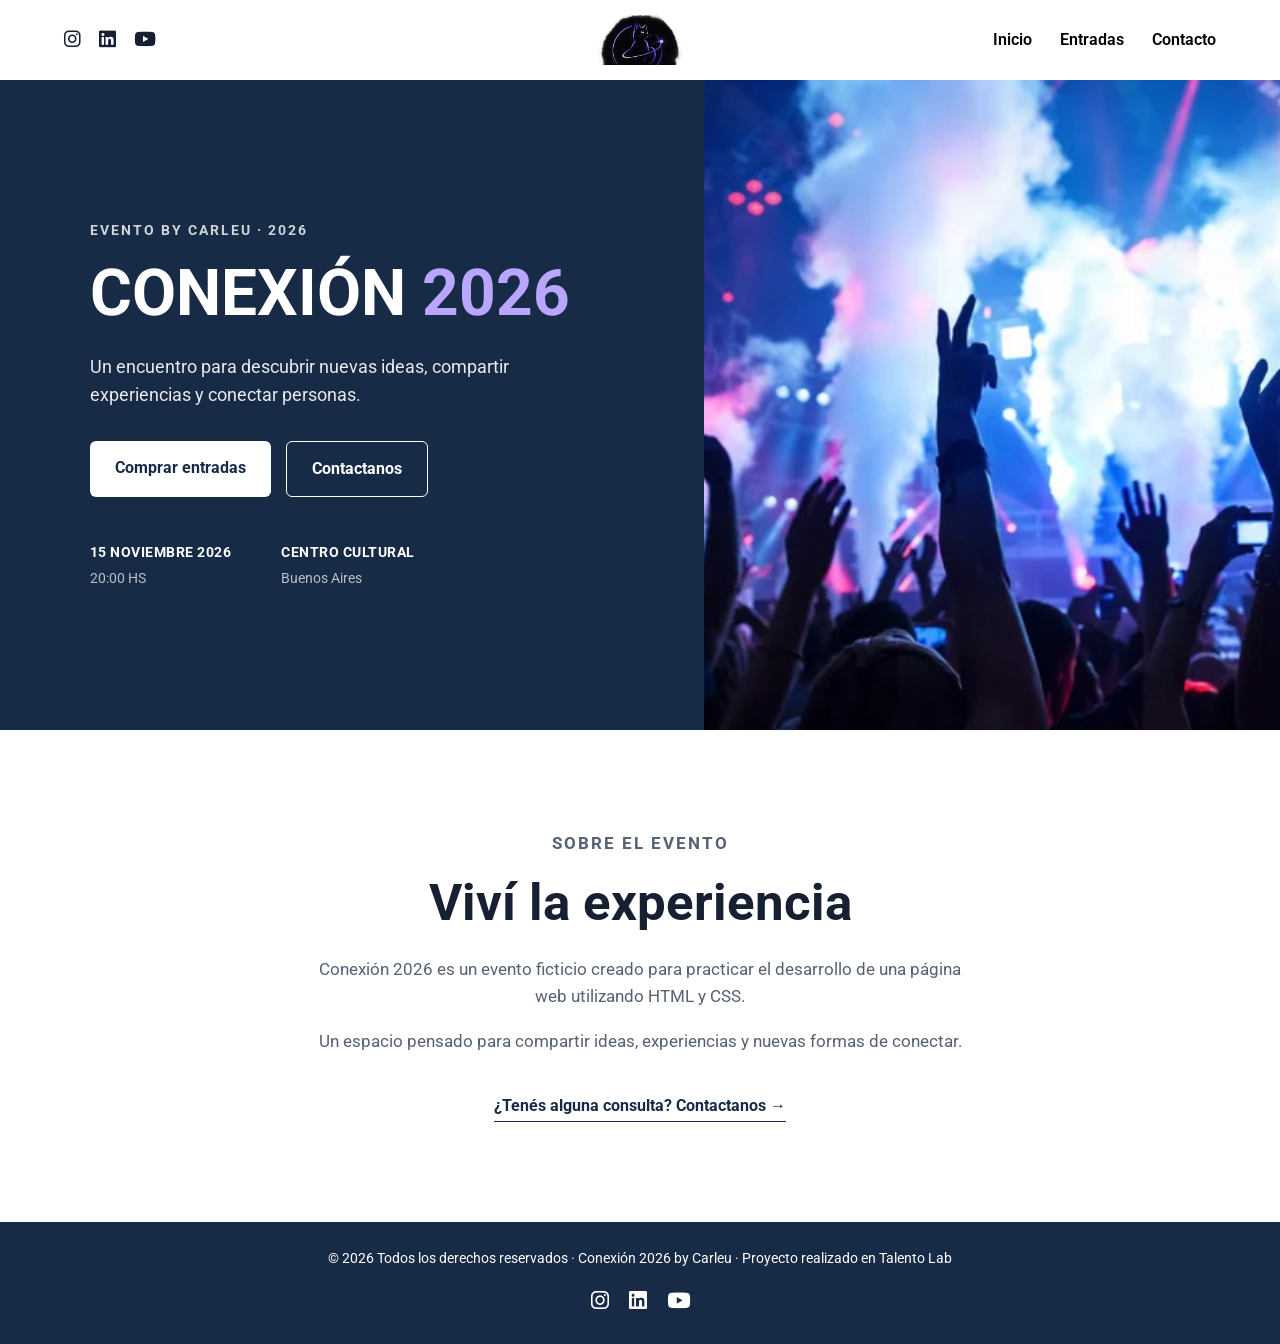
<file: index.html>
<!DOCTYPE html>
<html lang="es">

<head>
    <meta charset="UTF-8">
    <meta name="viewport" content="width=device-width, initial-scale=1.0">
    <title>Homepage | Conexión 2026</title>
    <link rel="icon" type="logo/png" href="img/logo2.png">
    <link href="https://fonts.googleapis.com/css2?family=Roboto:ital,wght@0,100..900;1,100..900&display=swap" rel="stylesheet">
    <link rel="stylesheet" href="style.css">
    <link rel="stylesheet" href="https://cdnjs.cloudflare.com/ajax/libs/font-awesome/6.5.2/css/all.min.css">
</head>

<body>
    <div class="pagina">
        <!-- ENCABEZADO -->
        <header>
            
            <input type="checkbox" id="menu-toggle">
            <label for="menu-toggle" class="menu-icon">
                <i class="fa-solid fa-bars"></i>
            </label>
            
            <div class="redes-header">
                <a href="https://www.instagram.com/" target="_blank">
                    <i class="fa-brands fa-instagram"></i>
                </a>
                <a href="https://www.linkedin.com/" target="_blank">
                    <i class="fa-brands fa-linkedin"></i>
                </a>
                <a href="https://www.youtube.com/" target="_blank">
                    <i class="fa-brands fa-youtube"></i>
                </a>
            </div>
            <div class="logo"><img src="img/logo2.png" alt="Conexión 2026" class="logo-img"></div>

            <!-- MENÚ DE NAVEGACIÓN -->
            <nav class="menu">
                <ul class="flex-menu">
                    <li><a href="index.html">Inicio</a></li>
                    <li><a href="entrada.html">Entradas</a></li>
                    <li><a href="contacto.html">Contacto</a></li>
                </ul>
            </nav>
        </header>

        <!-- CONTENIDO PRINCIPAL -->
        <main class="main">

            <!-- PRESENTACIÓN DEL EVENTO -->
            <section class="hero">

                <div class="hero-content">

                    <p class="etiqueta">EVENTO BY CARLEU · 2026</p>
                    <h1>CONEXIÓN <span>2026</span></h1>
                    <p class="descripcion">
                        Un encuentro para descubrir nuevas ideas,
                        compartir experiencias y conectar personas.
                    </p>

                    <!-- BOTONES PRINCIPALES -->
                    <div class="botones">
                        <a href="entrada.html" class="btn btn-principal">
                            Comprar entradas
                        </a>
                        <a href="contacto.html" class="btn btn-secundario">
                            Contactanos
                        </a>
                    </div>

                    <!-- DATOS DEL EVENTO -->
                    <div class="datos-evento">
                        <div>
                            <strong>15 NOVIEMBRE 2026</strong>
                            <span>20:00 HS</span>
                        </div>
                        <div>
                            <strong>CENTRO CULTURAL</strong>
                            <span>Buenos Aires</span>
                        </div>
                    </div>
                </div>
                <div class="hero-imagen">
                    <img src="img/foto-evento.jpg" alt="Imagen representativa del evento Conexión 2026">
                </div>

            </section>


            <!-- INFORMACIÓN -->
            <section class="informacion">
                <div class="informacion-contenido">
                    <p class="seccion-etiqueta">SOBRE EL EVENTO</p>
                    <h2>Viví la experiencia</h2>
                    <p>
                        Conexión 2026 es un evento ficticio creado para
                        practicar el desarrollo de una página web utilizando
                        HTML y CSS.
                    </p>
                    <p>
                        Un espacio pensado para compartir ideas, experiencias y nuevas formas de conectar.
                    </p>

                    <a href="contacto.html" class="link-contacto">¿Tenés alguna consulta? Contactanos →</a>
                </div>
            </section>
        </main>

        <!-- PIE DE PÁGINA -->
        <footer>
            <p>
                © 2026 Todos los derechos reservados · Conexión 2026 by Carleu · Proyecto realizado en Talento Lab
            </p>
            <div class="redes">
                <a href="https://www.instagram.com/" target="_blank">
                    <i class="fa-brands fa-instagram"></i>
                </a>
                <a href="https://www.linkedin.com/" target="_blank">
                    <i class="fa-brands fa-linkedin"></i>
                </a>
                <a href="https://www.youtube.com/" target="_blank">
                    <i class="fa-brands fa-youtube"></i>
                </a>
            </div>
        </footer>
    </div>
</body>

</html>
</file>
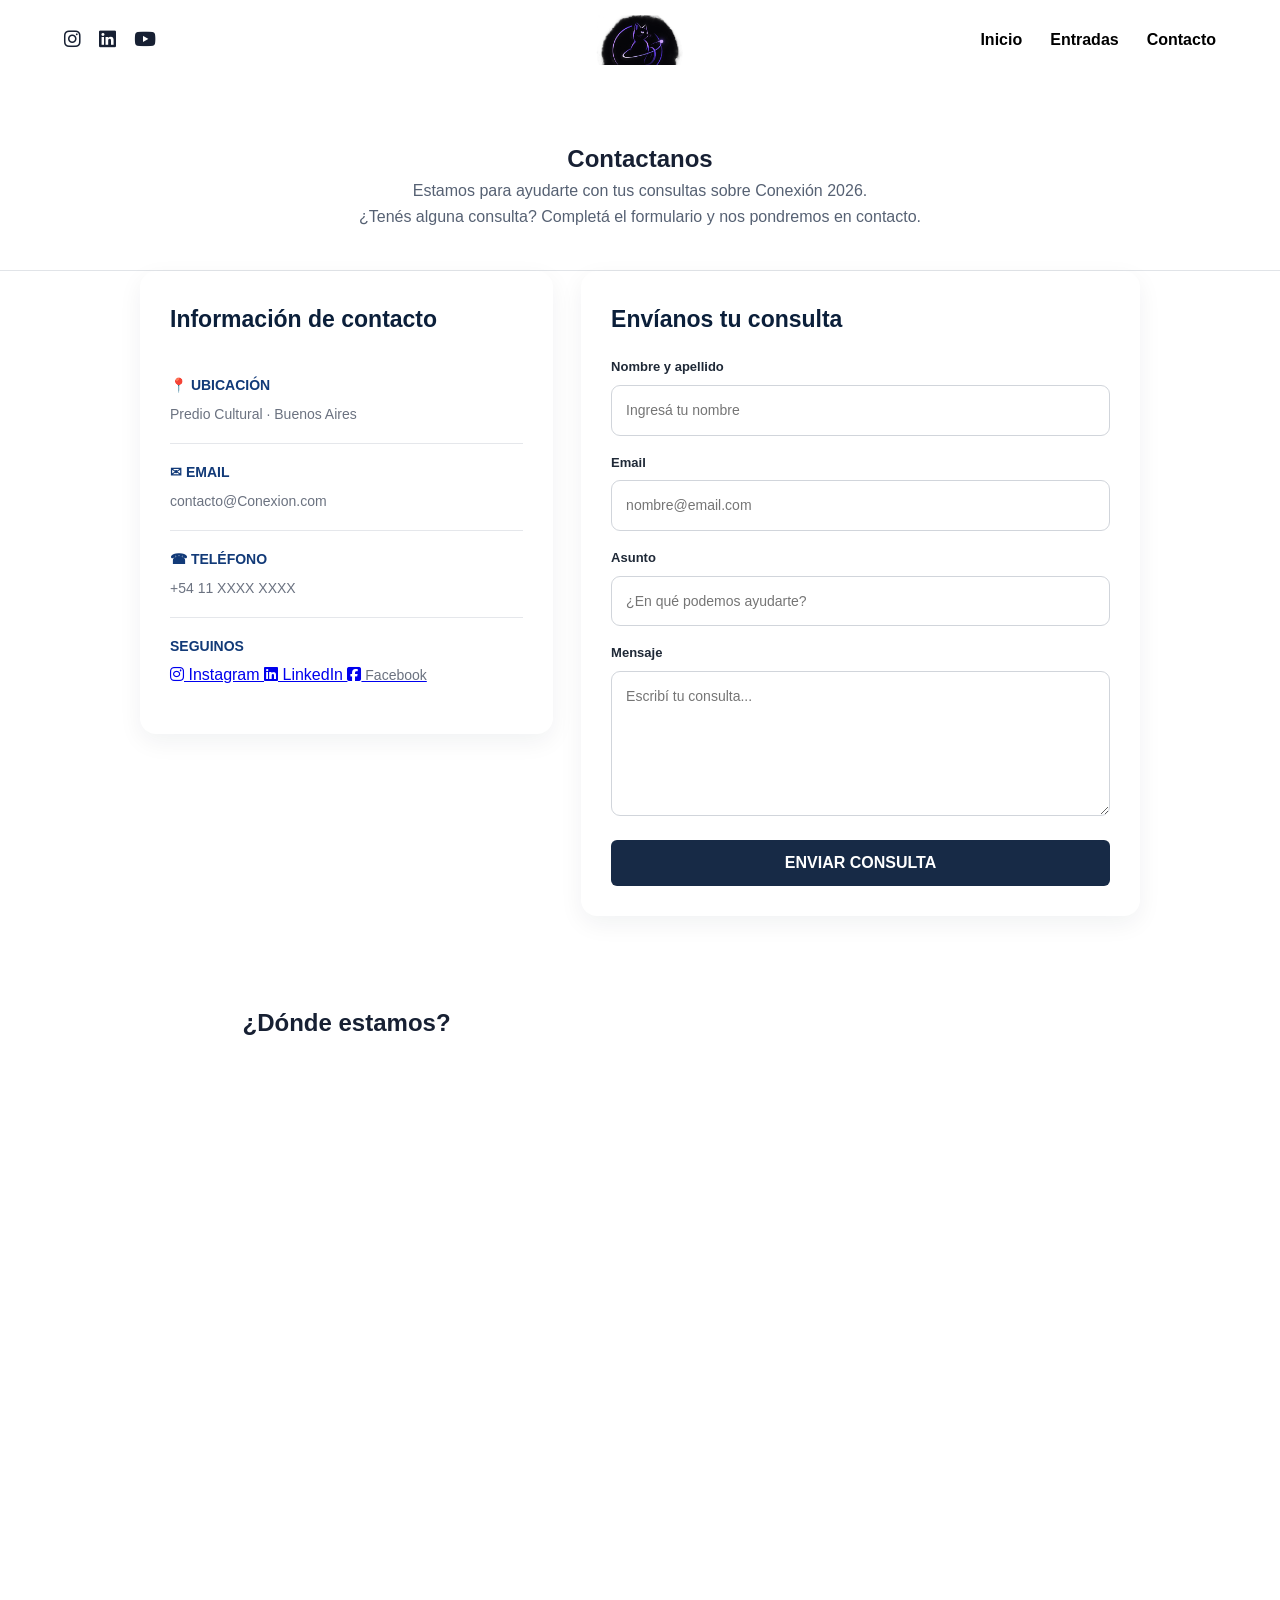
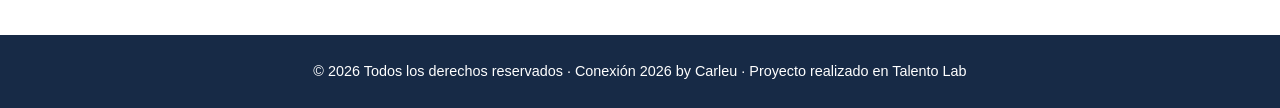
<file: contacto.html>
<!DOCTYPE html>
<html lang="es">

<head>
    <meta charset="UTF-8">
    <meta name="viewport" content="width=device-width, initial-scale=1.0">
    <title>Contacto | Conexión 2026</title>
    <link rel="icon" type="logo/png" href="img/logo2.png">
    <link rel="stylesheet" href="style.css">
    <link rel="stylesheet" href="https://cdnjs.cloudflare.com/ajax/libs/font-awesome/6.5.2/css/all.min.css">
</head>

<body>
    <div class="pagina">
        <header>

            
            <input type="checkbox" id="menu-toggle">
            <label for="menu-toggle" class="menu-icon">
                <i class="fa-solid fa-bars"></i>
            </label>

            <div class="redes-header">
                <a href="https://www.instagram.com/" target="_blank">
                    <i class="fa-brands fa-instagram"></i>
                </a>
                <a href="https://www.linkedin.com/" target="_blank">
                    <i class="fa-brands fa-linkedin"></i>
                </a>
                <a href="https://www.youtube.com/" target="_blank">
                    <i class="fa-brands fa-youtube"></i>
                </a>
            </div>
            
            <div class="logo"><img src="img/logo2.png" alt="Conexión 2026" class="logo-img"></div>

            <!-- MENÚ DE NAVEGACIÓN -->
            <nav class="menu">
                <ul class="flex-menu">
                    <li><a href="index.html">Inicio</a></li>
                    <li><a href="entrada.html">Entradas</a></li>
                    <li><a href="contacto.html">Contacto</a></li>
                </ul>
            </nav>
        </header>
        <main>
            <section class="contactanos">
                <div class="contactanos-contenido">
                    <h1>Contactanos</h1>
                    <p>Estamos para ayudarte con tus consultas sobre Conexión 2026.</p>

                    <p>
                        ¿Tenés alguna consulta?
                        Completá el formulario y nos pondremos en contacto.
                    </p>
                </div>
            </section>



            <div class="contact-grid">

                <section class="info">
                    <h2>Información de contacto</h2>

                    <div class="info-item">
                        <strong>📍 UBICACIÓN</strong>
                        <span>Predio Cultural · Buenos Aires</span>
                    </div>

                    <div class="info-item">
                        <strong>✉ EMAIL</strong>
                        <span>contacto@Conexion.com</span>
                    </div>

                    <div class="info-item">
                        <strong>☎ TELÉFONO</strong>
                        <span>+54 11 XXXX XXXX</span>
                    </div>

                    <div class="info-item">
                        <strong>SEGUINOS</strong>
                        <a href="https://www.instagram.com/" target="_blank">
                            <i class="fa-brands fa-instagram"></i> Instagram 
                        </a>
                        <a href="https://www.linkedin.com/" target="_blank">
                            <i class="fa-brands fa-linkedin"></i> LinkedIn 
                        </a>
                        <a href="https://www.facebook.com/" target="_blank">
                            <i class="fa-brands fa-square-facebook"></i><span> Facebook </span>
                        </a>
                    </div>
                </section>
                

                <section class="form">
                    <h2>Envíanos tu consulta</h2>

                    <form id="contactForm" action="https://formspree.io/f/xgavrzdl" method="POST">
                        <div class="field">
                            <label for="name">Nombre y apellido</label>
                            <input id="name" name="name" type="text" placeholder="Ingresá tu nombre" required>
                        </div>

                        <div class="field">
                            <label for="email">Email</label>
                            <input id="email" name="email" type="email" placeholder="nombre@email.com" required>
                        </div>

                        <div class="field">
                            <label for="subject">Asunto</label>
                            <input id="subject" name="subject" type="text" placeholder="¿En qué podemos ayudarte?" required>
                        </div>

                        <div class="field">
                            <label for="messageText">Mensaje</label>
                            <textarea id="messageText" placeholder="Escribí tu consulta..." required></textarea>
                        </div>

                        <button class="submit" type="submit">ENVIAR CONSULTA</button>

                        <div id="message">
                            Tu consulta fue registrada correctamente.
                        </div>
                    </form>
                    
                </section>
                <section class="ubicacion">
                    <h2>¿Dónde estamos?</h2>
                    <iframe
                        src="https://www.google.com/maps/embed?pb=..."
                        width="600"
                        height="450"
                        style="border:0;"
                        allowfullscreen=""
                        loading="lazy">
                    </iframe>
                    
                </section>

            </div>
        </main>

        <footer>
            <p>© 2026 Todos los derechos reservados · Conexión 2026 by Carleu · Proyecto realizado en Talento Lab</p>
        </footer>

    </div>

</body>

</html>
</file>
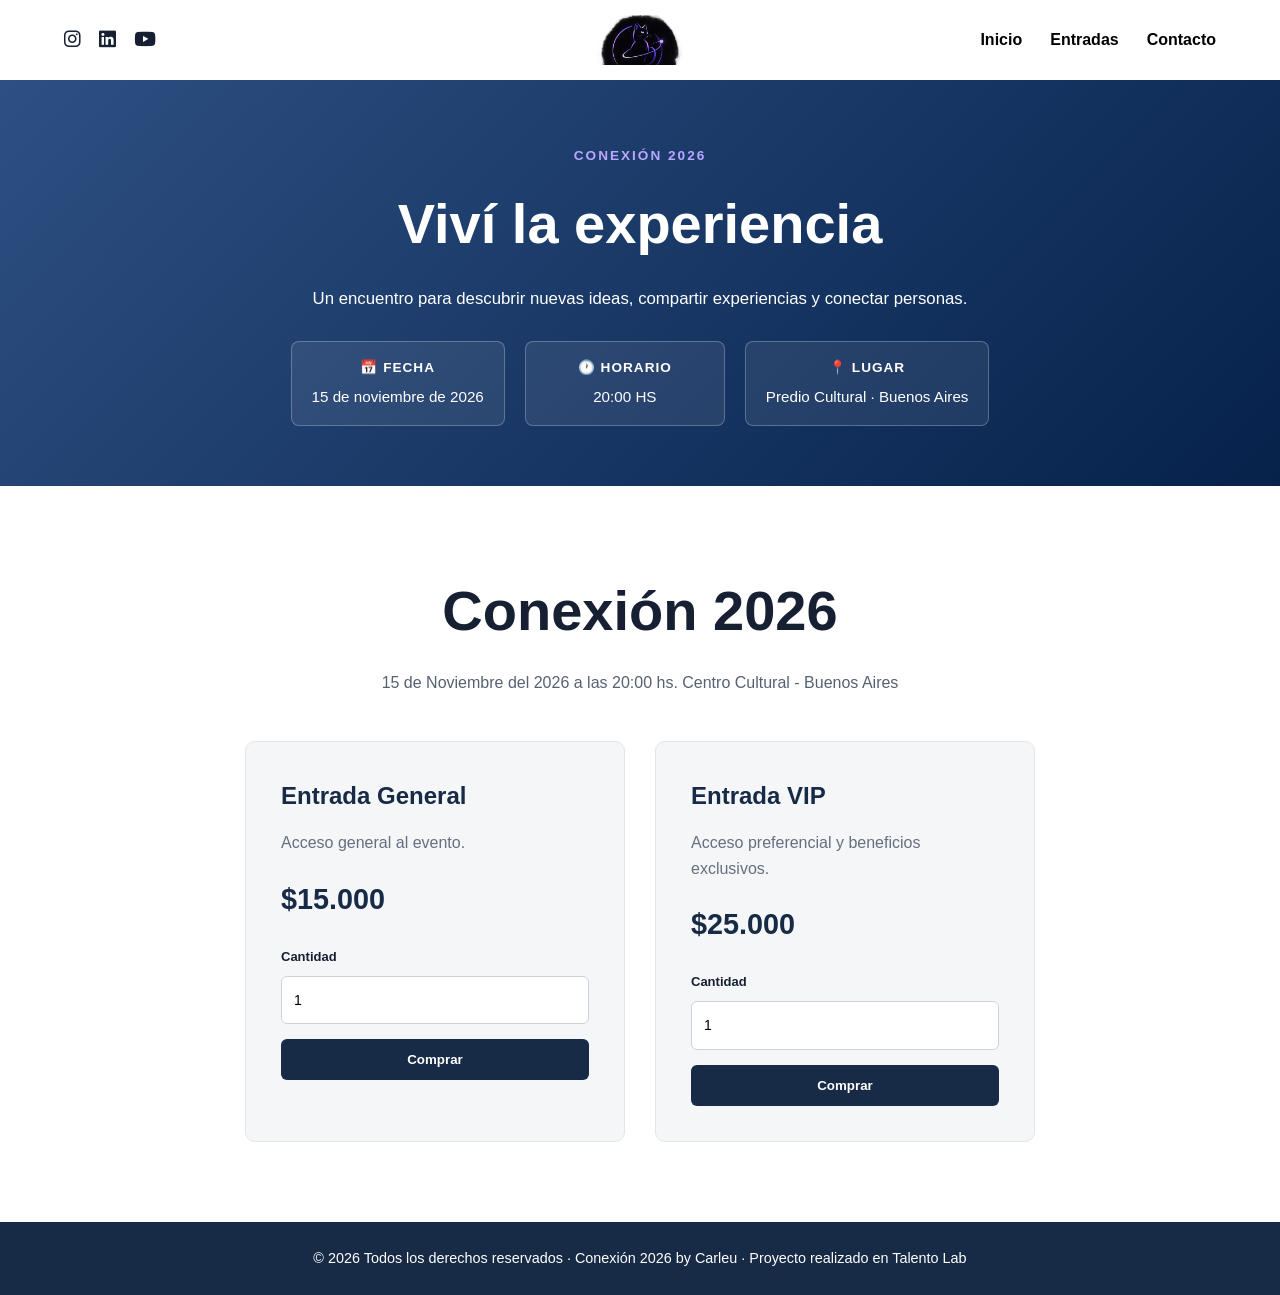
<file: entrada.html>
<!DOCTYPE html>
<html lang="es">

<head>
    <meta charset="UTF-8">
    <meta name="viewport" content="width=device-width, initial-scale=1.0">
    <title>Entradas | Conexión 2026</title>
    <link rel="icon" type="logo/png" href="img/logo2.png">
    <link rel="stylesheet" href="style.css">
    <link rel="stylesheet" href="https://cdnjs.cloudflare.com/ajax/libs/font-awesome/6.5.2/css/all.min.css">
</head>

<body>
    <div class="pagina">
        <!-- ENCABEZADO -->

        <header>

            
            <input type="checkbox" id="menu-toggle">
            <label for="menu-toggle" class="menu-icon">
                <i class="fa-solid fa-bars"></i>
            </label>

            
            <div class="redes-header">
                <a href="https://www.instagram.com/" target="_blank">
                    <i class="fa-brands fa-instagram"></i>
                </a>
                <a href="https://www.linkedin.com/" target="_blank">
                    <i class="fa-brands fa-linkedin"></i>
                </a>
                <a href="https://www.youtube.com/" target="_blank">
                    <i class="fa-brands fa-youtube"></i>
                </a>
            </div>
            <div class="logo"><img src="img/logo2.png" alt="Conexión 2026" class="logo-img"></div>

            <nav class="menu">

                <ul class="flex-menu">

                    <li>
                        <a href="index.html">
                            Inicio
                        </a>
                    </li>

                    <li>
                        <a href="entrada.html">
                            Entradas
                        </a>
                    </li>

                    <li>
                        <a href="contacto.html">
                            Contacto
                        </a>
                    </li>

                </ul>

            </nav>

        </header>



        <!-- CONTENIDO PRINCIPAL -->

        <main class="main">
            <!-- BANNER -->
            <section class="banner">
                <p class="banner-etiqueta">CONEXIÓN 2026<p>
                <h1>Viví la experiencia</h1>
                <p class="banner-descripcion">
                    Un encuentro para descubrir nuevas ideas,
                        compartir experiencias y conectar personas.
                </p>
                
                <div class="banner-datos">
                    <div>
                        <strong>📅 FECHA</strong>
                        <span>15 de noviembre de 2026</span>
                                         
                        
                    </div>
                    <div>
                        <strong>🕐 HORARIO</strong>
                        <span>20:00 HS</span>            
                        
                    </div>
                     <div>
                        <strong>📍 LUGAR</strong>
                        <span>Predio Cultural · Buenos Aires</span>       
                        
                    </div>

                    
                    

                </div>
            </section>


            <section class="entrada">

                <h1>
                    Conexión 2026
                </h1>

                <p class="intro">
                    15 de Noviembre del 2026 a las 20:00 hs.
                    Centro Cultural - Buenos Aires
                </p>




                <div class="entradas-container">


                    <!-- ENTRADA GENERAL -->

                    <article class="entrada-card">

                        <h2>
                            Entrada General
                        </h2>

                        <p class="descripcion">
                            Acceso general al evento.
                        </p>

                        <p class="precio">
                            $15.000
                        </p>


                        <form>

                            <label for="general">
                                Cantidad
                            </label>

                            <input type="number" id="general" name="general" min="1" value="1">

                            <button type="submit">
                                Comprar
                            </button>

                        </form>

                    </article>



                    <!-- ENTRADA VIP -->

                    <article class="entrada-card">

                        <h2>
                            Entrada VIP
                        </h2>

                        <p class="descripcion">
                            Acceso preferencial y beneficios exclusivos.
                        </p>

                        <p class="precio">
                            $25.000
                        </p>


                        <form>

                            <label for="vip">
                                Cantidad
                            </label>

                            <input type="number" id="vip" name="vip" min="1" value="1">

                            <button type="submit">
                                Comprar
                            </button>

                        </form>

                    </article>

                </div>

            </section>

        </main>



        <!-- PIE DE PÁGINA -->

        <footer>

            <p>
               © 2026 Todos los derechos reservados · Conexión 2026 by Carleu · Proyecto realizado en Talento Lab
            </p>

        </footer>
    </div>

</body>

</html>
</file>
<file: style.css>
/* ESTILOS GENERALES*/
* {
    box-sizing: border-box;
    margin: 0;
    padding: 0;
}
html{
    scroll-behavior: smooth;
}

body {
    font-family: "Roboto", sans-serif;
    background-color: #f4f6f8;
    color: #172033;
    line-height: 1.6;
}
.pagina {
    width: 100%;
    max-width: 1400px;
    margin: 0 auto;
    background-color: white;
    min-height: 100vh;
}

/*HEADER*/
header {
    position: relative;
    width: 100%;
    background-color: #ffffff;
    padding: 15px 5%;
    min-height:80px;
    display: flex;
    align-items: center;
    justify-content: space-between;
}

.logo {
    position: absolute;
    left: 50%;
    top: 50%;
    transform: translate(-50%, -50%);
}

.logo-img {
    height: 50px;
    display: block;

}
.logo a {
    display: block;
}
.redes-header{
    display: flex;
    align-items: center;
    gap: 18px;
}
.redes-header a {
    color: #172033;
    font-size: 1.2rem;
    text-decoration: none;
    transition: opacity 0.2s ease;
}

.redes-header a:hover {
    opacity: 0.6;
}

/* MENÚ*/
.menu {
    display: block;
}

.flex-menu {
    display: flex;
    align-items: center;
    list-style: none;
    gap: 28px;
}

.flex-menu a {
    color: #000000;
    text-decoration: none;
    font-weight: 600;
    transition: opacity 0.2s ease;
}

.flex-menu a:hover {
    opacity: 0.7;
}

#menu-toggle {
    display:none;
}
.menu-icon{
    display: none;
}

/* CONTENIDO GENERAL*/
.main {
    width: 100%;
    background-color: white;
}


/* PÁGINA DE INICIO*/
.hero {
    width: 100%;
    min-height: 650px;
    display: flex;
    flex-direction: row;
    background-color: #172a46;
    color: white;
    overflow: hidden;
}
 

.hero-content {
    width: 55%;
    display: flex;
    flex-direction: column;
    justify-content: center;
    align-items: flex-start;
    text-align: left;
    padding: 70px 7%;
}

.etiqueta {
    margin-bottom: 22px;
    font-size: 0.85rem;
    letter-spacing: 2px;
    font-weight:bold;
    opacity: 0.8;
}

.hero h1 {
    font-size: clamp(2.5rem, 5vw, 6rem);
    line-height: 0.95;
    margin-bottom: 28px;
}

.hero h1 span {
    color: #b9a7ff;
}

.descripcion {
    font-size: 1.1rem;
    max-width: 520px;
    margin-bottom: 32px;
    opacity: 0.9;
}

.botones {
    display: flex;
    justify-content: flex-end;
    gap: 15px;
    flex-wrap: wrap;
}

.btn {
    display: inline-block;
    padding: 14px 25px;
    border-radius: 6px;
    text-decoration: none;
    font-weight: bold;
    transition: transform 0.2s ease,
    opacity 0.2s ease;
}
.btn:hover{
    transform: translateY(-2px);
    opacity: 0.9;
}
.btn-principal {
    background-color: white;
    color: #172a46;
}

.btn-secundario {
    border: 1px solid white;
    color: white;
}

.datos-evento {
    display: flex;
    justify-content: flex-start;
    gap: 50px;
    margin-top: 45px;
}

.datos-evento div {
    display: flex;
    flex-direction: column;
    gap: 3px;
}

.datos-evento strong {
    font-size: 0.85rem;
    letter-spacing: 0.5px;
}
.datos-evento span {
    opacity: 0.7;
    font-size: 0.9rem;
}
/*IMAGEN DEL HERO*/
.hero-imagen {
    width: 45%;
    min-height: 650px;
}
.hero-imagen img {
    width: 100%;
    height: 100%;
    display: block;
    object-fit: cover;
    object-position: center;
}
/* INFORMACIÓN DEL INICIO*/
.informacion {
    padding: 100px 10%;

    background-color: white;

    text-align: center;
}

.informacion-contenido {
    max-width: 750px;

    margin: 0 auto;
}

.seccion-etiqueta {
    margin-bottom: 15px;

    font-size: 0.8rem;

    letter-spacing: 2px;

    font-weight: bold;

    color: #5f6b7a;
}

.informacion h2 {
    font-size: clamp(2rem, 4vw, 3.5rem);

    line-height: 1.1;

    margin-bottom: 25px;

    color: #172033;
}

.informacion p {
    max-width: 650px;

    margin: 0 auto 18px;

    color: #566173;

    font-size: 1.05rem;
}

.link-contacto {
    display: inline-block;

    margin-top: 20px;

    color: #172a46;

    font-weight: bold;

    text-decoration: none;

    border-bottom: 1px solid #172a46;

    padding-bottom: 3px;
}

.link-contacto:hover {
    opacity: 0.7;
}


/* =========================================
   PÁGINA DE ENTRADAS
========================================= */
.banner {
    background: linear-gradient(135deg, #2d4f82, #06224b);
    color: white;
    text-align: center;
    padding: 65px 20px 60px;
}


.banner-etiqueta {
    margin-bottom: 12px;
    font-size: 0.85rem;
    letter-spacing: 2px;
    font-weight: bold;
    color: #b9a7ff;
}


.banner h1 {
    font-size: clamp(2.2rem, 5vw, 3.5rem);
    margin-bottom: 18px;
}


.banner-descripcion {
    max-width: 700px;
    margin: 0 auto 28px;
    font-size: 1.05rem;
    line-height: 1.6;
    color: #ffffff;
}


.banner-datos {
    display: flex;
    justify-content: center;
    align-items: stretch;
    gap: 20px;
    max-width: 900px;
    margin: 0 auto;
}


.banner-datos div {
    min-width: 200px;
    padding: 15px 20px;
    border: 1px solid rgba(255, 255, 255, 0.25);
    border-radius: 8px;
    background-color: rgba(255, 255, 255, 0.08);
}


.banner-datos strong {
    display: block;
    margin-bottom: 5px;
    font-size: 0.85rem;
    letter-spacing: 1px;
}


.banner-datos span {
    font-size: 0.95rem;
}


.entrada {
    padding: 80px 7%;
    text-align: center;
}

.entrada h1 {
    color: #172033;
    font-size: clamp(2rem, 5vw, 3.5rem);
    margin-bottom: 15px;
}

.intro {
    color: #566173;
    margin-bottom: 45px;
}

.entradas-container {
    display: flex;
    justify-content: center;
    gap: 30px;
    max-width: 900px;
    margin: 0 auto;
}

.entrada-card {
    width: 100%;
    max-width: 380px;

    padding: 35px;

    background-color: #f5f6f8;

    border: 1px solid #e1e4e8;

    border-radius: 10px;

    text-align: left;
}

.entrada-card h2 {
    color: #172a46;
    margin-bottom: 15px;
}

.entrada-card .descripcion {
    color: #566173;
    font-size: 1rem;
    margin-bottom: 20px;
}

.precio {
    color: #172a46;

    font-size: 1.8rem;

    font-weight: bold;

    margin-bottom: 25px;
}

.entrada-card label {
    display: block;

    color: #172033;

    font-weight: bold;

    margin-bottom: 8px;
}

.entrada-card input {
    width: 100%;

    padding: 12px;

    border: 1px solid #cdd2d8;

    border-radius: 6px;

    margin-bottom: 15px;
}

.entrada-card button {
    width: 100%;

    padding: 13px;

    border: none;

    border-radius: 6px;

    background-color: #172a46;

    color: white;

    font-weight: bold;

    cursor: pointer;
}

.entrada-card button:hover {
    opacity: 0.85;
}


/* =========================================
   PÁGINA DE CONTACTO
========================================= */

.contactanos-contenido {
    max-width: 750px;

    margin: 0 auto;
}
.contactanos{
  background-color: #ffffff;
  color: #172033;
  text-align: center;
  padding: 60px 20px 40px;
  border-bottom: 1px solid #e1e4e8;
}

.contactanos h1 {
    color: #172033;
}
.contactanos p {
    color: #566173;
}

.contact-grid {
  display: grid;
  grid-template-columns: .85fr 1.15fr;
  gap: 28px;
  align-items: start;
  max-width:1000px;
  margin: 0 auto;
}

.info,
.form {
  background: rgb(255, 255, 255);
  border-radius: 16px;
  padding: 30px;
  box-shadow: 0 8px 24px rgba(11, 31, 58, .06);
}

.info h2,
.form h2 {
  color: #0B1F3A;
  font-size: 23px;
  margin-bottom: 20px;
}

.info-item {
  padding: 17px 0;
  border-bottom: 1px solid #e5e7eb;
}

.info-item:last-child {
  border-bottom: 0;
}

.info-item strong {
  display: block;
  color:#123A78;
  margin-bottom: 4px;
  font-size: 14px;
}

.info-item span {
  color: #6B7280;
  font-size: 14px;
}

.field {
  margin-bottom: 17px;
}

label {
  display: block;
  margin-bottom: 7px;
  font-size: 13px;
  font-weight: 700;
  color:#1F2937;
}

input,
textarea {
  width: 100%;
  border: 1px solid #d1d5db;
  border-radius: 9px;
  padding: 13px 14px;
  font: inherit;
  font-size: 14px;
  outline: none;
  background: white;
}

input:focus,
textarea:focus {
  border-color: #6C63FF;
  box-shadow: 0 0 0 3px rgba(108, 99, 255, .12);
}

textarea {
  min-height: 145px;
  resize: vertical;
}

.submit {
  display: block;
  width: 100%;
  padding: 14px 25px;
  margin-top: 15px;
  border: none;
  border-radius: 6px;
  background-color: #172a46;
  color: white;
  font-size: 1rem;
  font-weight: bold;
  cursor: pointer;
  text-align: center;
}

.submit:hover {
  opacity: 0.85;
}

#message {
  display: none;
  margin-top: 15px;
  padding: 12px;
  border-radius: 6px;
  background-color: #eef1f5;
  color: #172033;
  font-size: 14px;
  text-align: center;
}
.ubicacion {
    padding:60px 7%;
    text-align:center;
    background-color:#ffffff;
}
.ubicacion h2 {
    color:#172033;
    margin-bottom:25px;
}
.ubicacion iframe {
    width: 100%;
    max-width:1100px;
    height: 500px;
    border: 0;
    border-radius:10px;
}

/* =========================================
   FOOTER
========================================= */
footer {
    background-color: #172a46;

    color: white;

    text-align: center;

    padding: 25px 5%;

    font-size: 0.9rem;
}
.redes{
    display: flex;
    justify-content: center;
    gap: 20px;
    margin-top:15px;
}
footer .redes a {

    color:#ffffff;
    font-size: 1.3rem;
    text-decoration:none;
    transition: opacity 0.2s ease;
}
footer .redes a:hover{
    opacity: 0.7;

}

/* ===========================
   RESPONSIVE 
============================== */


@media (max-width: 700px) {


    /* PÁGINA */
    .pagina {
        width: 100%;
    }


    /* HEADER */
    header {
        min-height: 70px;
        padding: 12px 5%;
        display: flex;
        align-items: center;
        justify-content: space-between;
        position: relative;
    }


    .logo {
        position: absolute;
        left: 50%;
        top: 50%;
        transform: translate(-50%, -50%);
    }


    .logo-img {
        height: 42px;
    }


    /* Redes del header */
    .redes-header {
        display: none;
    }


    /* Hamburguesa */
    .menu-icon {
        display: block;
        font-size: 1.5rem;
        color: #172033;
        cursor: pointer;
        z-index: 30;
    }


    /* Menú */
    .menu {
        display: none;
        position: absolute;
        top: 70px;
        left: 0;
        width: 100%;
        background-color: #ffffff;
        border-top: 1px solid #e1e4e8;
        z-index: 20;
    }


    #menu-toggle:checked ~ .menu {
        display: block;
    }


    .flex-menu {
        display: flex;
        flex-direction: column;
        width: 100%;
        gap: 0px;
    }


    .flex-menu li {
        width: 100%;
        text-align: center;
        border-bottom: 1px solid #e1e4e8;
    }


    .flex-menu a {
        display: block;
        width: 100%;
        padding: 15px;
    }




    /* HERO */
    .hero {
        display: flex;
        flex-direction: column;
        min-height: auto;
    }


    .hero-imagen {
        width: 100%;
        height: 350px;
        min-height: 350px;
        order: 1;
    }


    .hero-imagen img {
        height: 350px;
    }


    .hero-content {
        width: 100%;
        order: 2;
        padding: 55px 7%;
        align-items: flex-start;
        text-align: left;
    }


    .hero h1 {
        font-size: clamp(2.5rem, 12vw, 4rem);
    }




    /* BOTONES */
    .botones {
        width: 100%;
        display: flex;
        flex-direction: column;
        align-items: stretch;
    }


    .btn {
        width: 100%;
        text-align: center;
    }




    /* DATOS DEL EVENTO */
    .datos-evento {
        width: 100%;
        display: flex;
        flex-direction: column;
        gap: 20px;
        margin-top: 35px;
    }




    /* INFORMACIÓN */
    .informacion {
        padding: 70px 7%;
    }


    .informacion h2 {
        font-size: 2.2rem;
    }




    /* ENTRADAS */
    .entrada {
        padding: 45px 5%;
    }


    .entrada h1 {
        font-size: 2.1rem;
    }


    .entradas-container {
        display: flex;
        flex-direction: column;
        align-items: center;
    }


    .entrada-card {
        width: 100%;
        max-width: 100%;
        padding: 35px;
        text-align: left;
    }




    /* CONTACTO */
    .contactanos {
        padding: 60px 7%;
    }


    .contact-grid {
        grid-template-columns: 1fr;
    }




    /* BANNER DE ENTRADAS */
    .banner {
        padding: 50px 7%;
    }


    .banner h1 {
        font-size: 2.3rem;
    }


    .banner-descripcion {
        font-size: 1rem;
        margin-bottom: 25px;
    }


    .banner-datos {
        flex-direction: column;
        gap: 12px;
    }


    .banner-datos div {
        width: 100%;
        min-width: auto;
    }

    .ubicacion{
        padding: 45px 7%;
    }
    .ubicacion iframe{
        width:100%;
        height:200px;
    }

    /* FOOTER */
    footer {
        padding: 22px 5%;
    }
}
</file>
